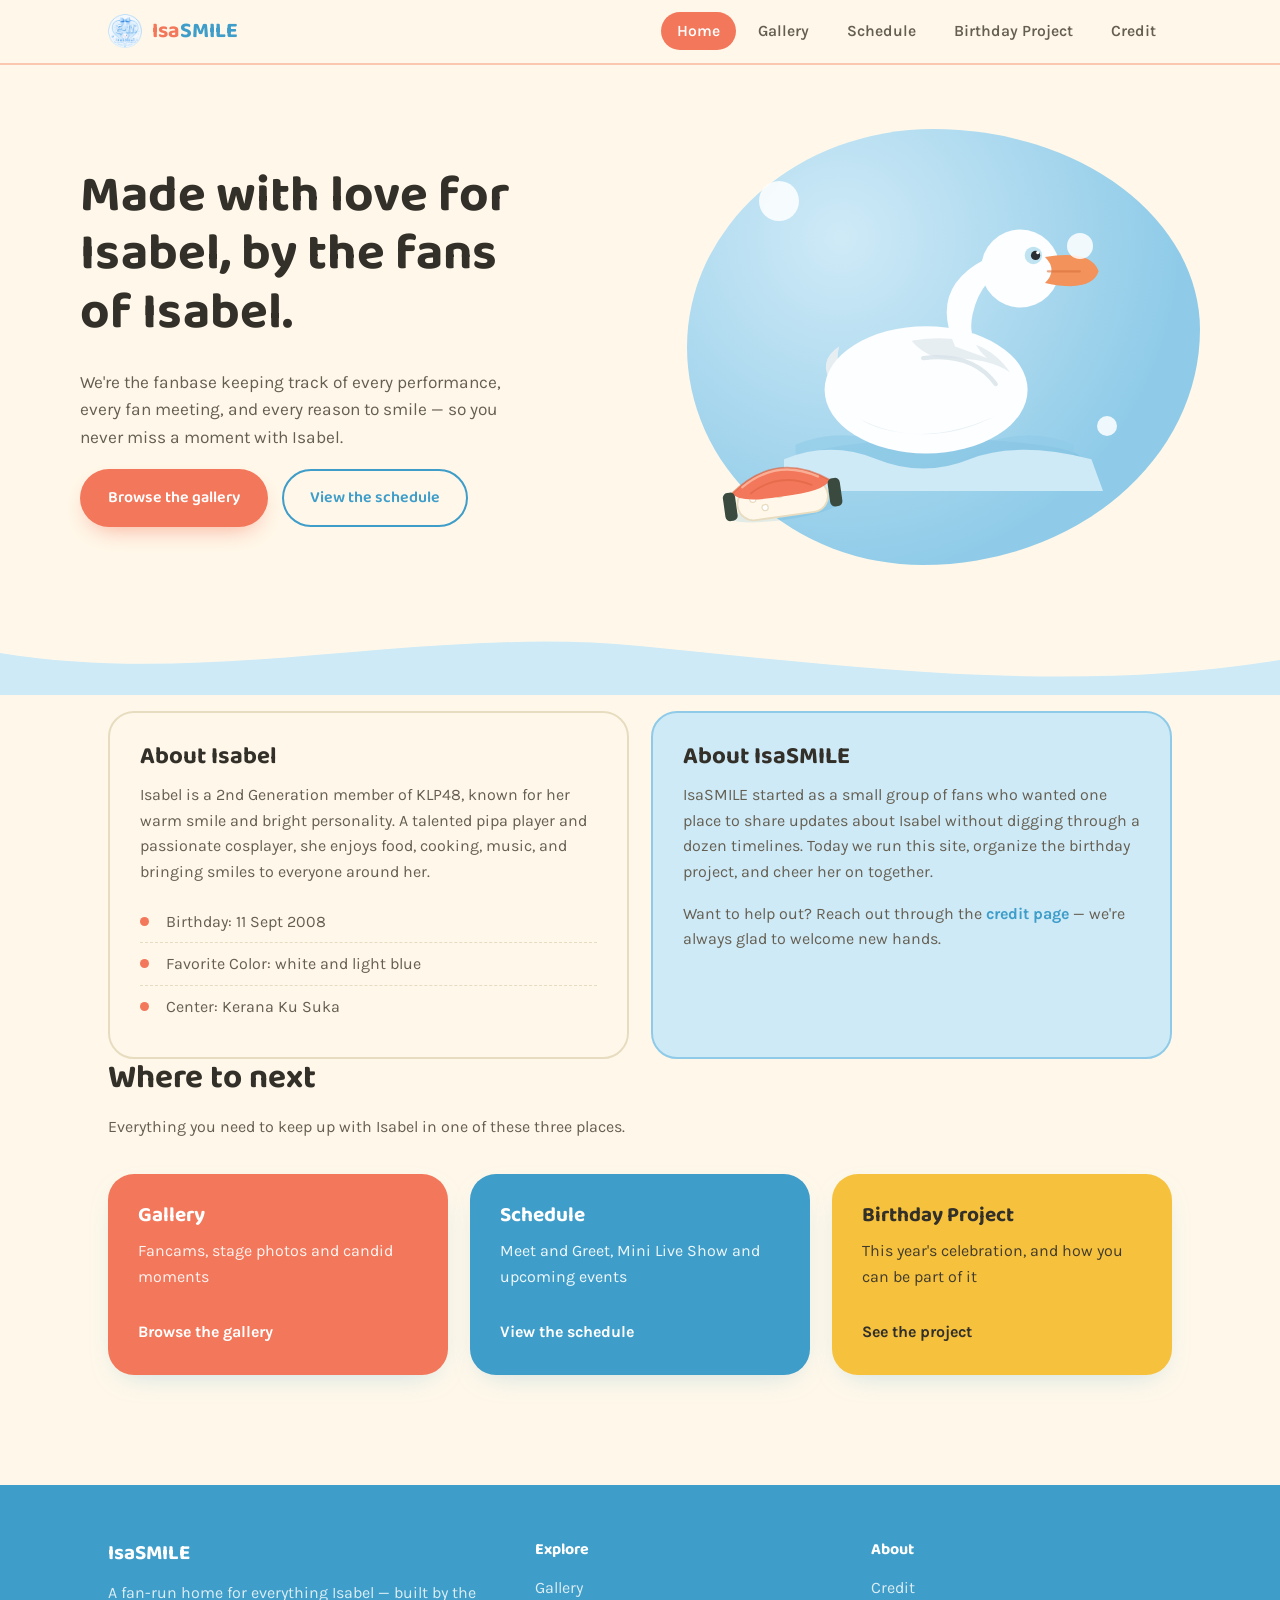
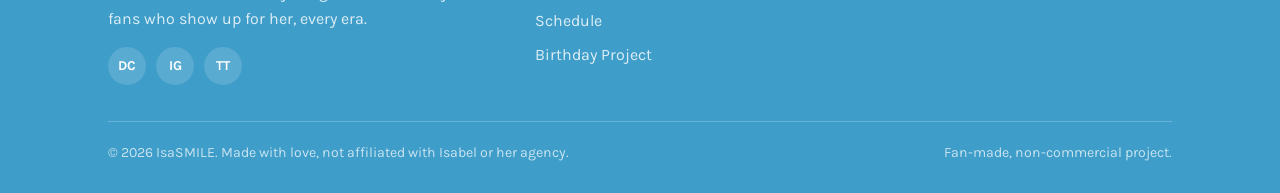
<file: index.html>
<!DOCTYPE html>
<html lang="en">
<head>
<meta charset="UTF-8">
<meta name="viewport" content="width=device-width, initial-scale=1.0">
<title>IsaSMILE — Isabel Fanbase</title>
<meta name="description" content="IsaSMILE is the fan-run home for everything Isabel — gallery, schedule, and birthday project.">
<link rel="preconnect" href="https://fonts.googleapis.com">
<link rel="preconnect" href="https://fonts.gstatic.com" crossorigin>
<link href="https://fonts.googleapis.com/css2?family=Baloo+2:wght@500;600;700;800&family=Karla:wght@400;500;600;700&display=swap" rel="stylesheet">
<link rel="stylesheet" href="assets/style.css">
</head>
<body>

<nav class="navbar">
  <div class="nav-container">
    <a href="index.html" class="nav-logo">
      <img src="assets/isasmilelogo_transparent.png" alt="IsaSMILE Logo">
      <span><span class="logo-isa">Isa</span><span class="logo-smile">SMILE</span></span>
    </a>
    <button class="nav-toggle" id="navToggle" aria-label="Toggle menu">
      <span></span><span></span><span></span>
    </button>
    <ul class="nav-links" id="navLinks">
      <li><a href="index.html" class="active">Home</a></li>
      <li><a href="gallery.html">Gallery</a></li>
      <li><a href="schedule.html">Schedule</a></li>
      <li><a href="birthday.html">Birthday Project</a></li>
      <li><a href="credit.html">Credit</a></li>
    </ul>
  </div>
</nav>

<section class="hero container">
  <div class="hero-text hero-eyebrow-free">
    <h1>Made with love for Isabel, by the fans of Isabel.</h1>
    <p>We're the fanbase keeping track of every performance, every fan meeting, and every reason to smile — so you never miss a moment with Isabel.</p>
    <div class="hero-actions">
      <a href="gallery.html" class="btn btn-primary">Browse the gallery</a>
      <a href="schedule.html" class="btn btn-secondary">View the schedule</a>
    </div>
  </div>
  <div class="hero-scene">
    <span class="hero-cloud" style="width:40px;height:40px;top:12%;left:14%;"></span>
    <span class="hero-cloud" style="width:26px;height:26px;top:24%;left:74%;"></span>
    <span class="hero-cloud" style="width:20px;height:20px;top:66%;left:80%;"></span>
    <img src="assets/goose.svg" alt="A white Roman goose floating on the water, IsaSMILE's mascot" class="hero-duck">
    <img src="assets/sushi.svg" alt="A piece of salmon nigiri sushi" class="hero-sushi">
  </div>
</section>

<div class="wave-divider">
  <svg viewBox="0 0 1440 100" preserveAspectRatio="none" xmlns="http://www.w3.org/2000/svg">
    <path d="M0,40 C240,90 480,0 720,30 C960,60 1200,100 1440,50 L1440,100 L0,100 Z"></path>
  </svg>
</div>

<section class="container" style="padding-top:16px;">
  <div class="bento-grid bento-2">
    <div class="bento-card">
      <h2>About Isabel</h2>
      <p>Isabel is a 2nd Generation member of KLP48, known for her warm smile and bright personality. A talented pipa player and passionate cosplayer, she enjoys food, cooking, music, and bringing smiles to everyone around her.
</p>
      <ul class="fact-list">
        <li>Birthday: 11 Sept 2008</li>
        <li>Favorite Color: white and light blue</li>
        <li>Center: Kerana Ku Suka</li>
      </ul>
    </div>
    <div class="bento-card on-sky">
      <h2>About IsaSMILE</h2>
      <p>IsaSMILE started as a small group of fans who wanted one place to share updates about Isabel without digging through a dozen timelines. Today we run this site, organize the birthday project, and cheer her on together.</p>
      <p>Want to help out? Reach out through the <a href="credit.html" style="color:var(--sky-deep); font-weight:700;">credit page</a> — we're always glad to welcome new hands.</p>
    </div>
  </div>
</section>

<section class="container">
  <div class="section-head">
    <h2>Where to next</h2>
    <p>Everything you need to keep up with Isabel in one of these three places.</p>
  </div>
  <div class="bento-grid bento-3">
    <a href="gallery.html" class="explore-card c-salmon">
      <h3>Gallery</h3>
      <p>Fancams, stage photos and candid moments</p>
      <span class="card-link">Browse the gallery</span>
    </a>
    <a href="schedule.html" class="explore-card c-sky">
      <h3>Schedule</h3>
      <p>Meet and Greet, Mini Live Show and upcoming events</p>
      <span class="card-link">View the schedule</span>
    </a>
    <a href="birthday.html" class="explore-card c-duck">
      <h3>Birthday Project</h3>
      <p>This year's celebration, and how you can be part of it</p>
      <span class="card-link">See the project</span>
    </a>
  </div>
</section>

<footer class="site-footer">
  <div class="container">
    <div class="footer-grid">
      <div>
        <div class="footer-brand">IsaSMILE</div>
        <p>A fan-run home for everything Isabel — built by the fans who show up for her, every era.</p>
        <div class="footer-social">
          <a href="https://discord.gg/p3qsa4rFu6" aria-label="Discord">DC</a>
          <a href="https://www.instagram.com/isasmile0911/" aria-label="Instagram">IG</a>
          <a href="https://www.tiktok.com/@isasmile0911?_r=1&_t=ZS-99YtHi2XewD" aria-label="TikTok">TT</a>
        </div>
      </div>
      <div>
        <div class="footer-heading">Explore</div>
        <ul class="footer-links">
          <li><a href="gallery.html">Gallery</a></li>
          <li><a href="schedule.html">Schedule</a></li>
          <li><a href="birthday.html">Birthday Project</a></li>
        </ul>
      </div>
      <div>
        <div class="footer-heading">About</div>
        <ul class="footer-links">
          <li><a href="credit.html">Credit</a></li>
        </ul>
      </div>
    </div>
    <div class="footer-bottom">
      <span>&copy; <span class="js-year"></span> IsaSMILE. Made with love, not affiliated with Isabel or her agency.</span>
      <span>Fan-made, non-commercial project.</span>
    </div>
  </div>
</footer>

<script src="assets/script.js"></script>
</body>
</html>
</file>
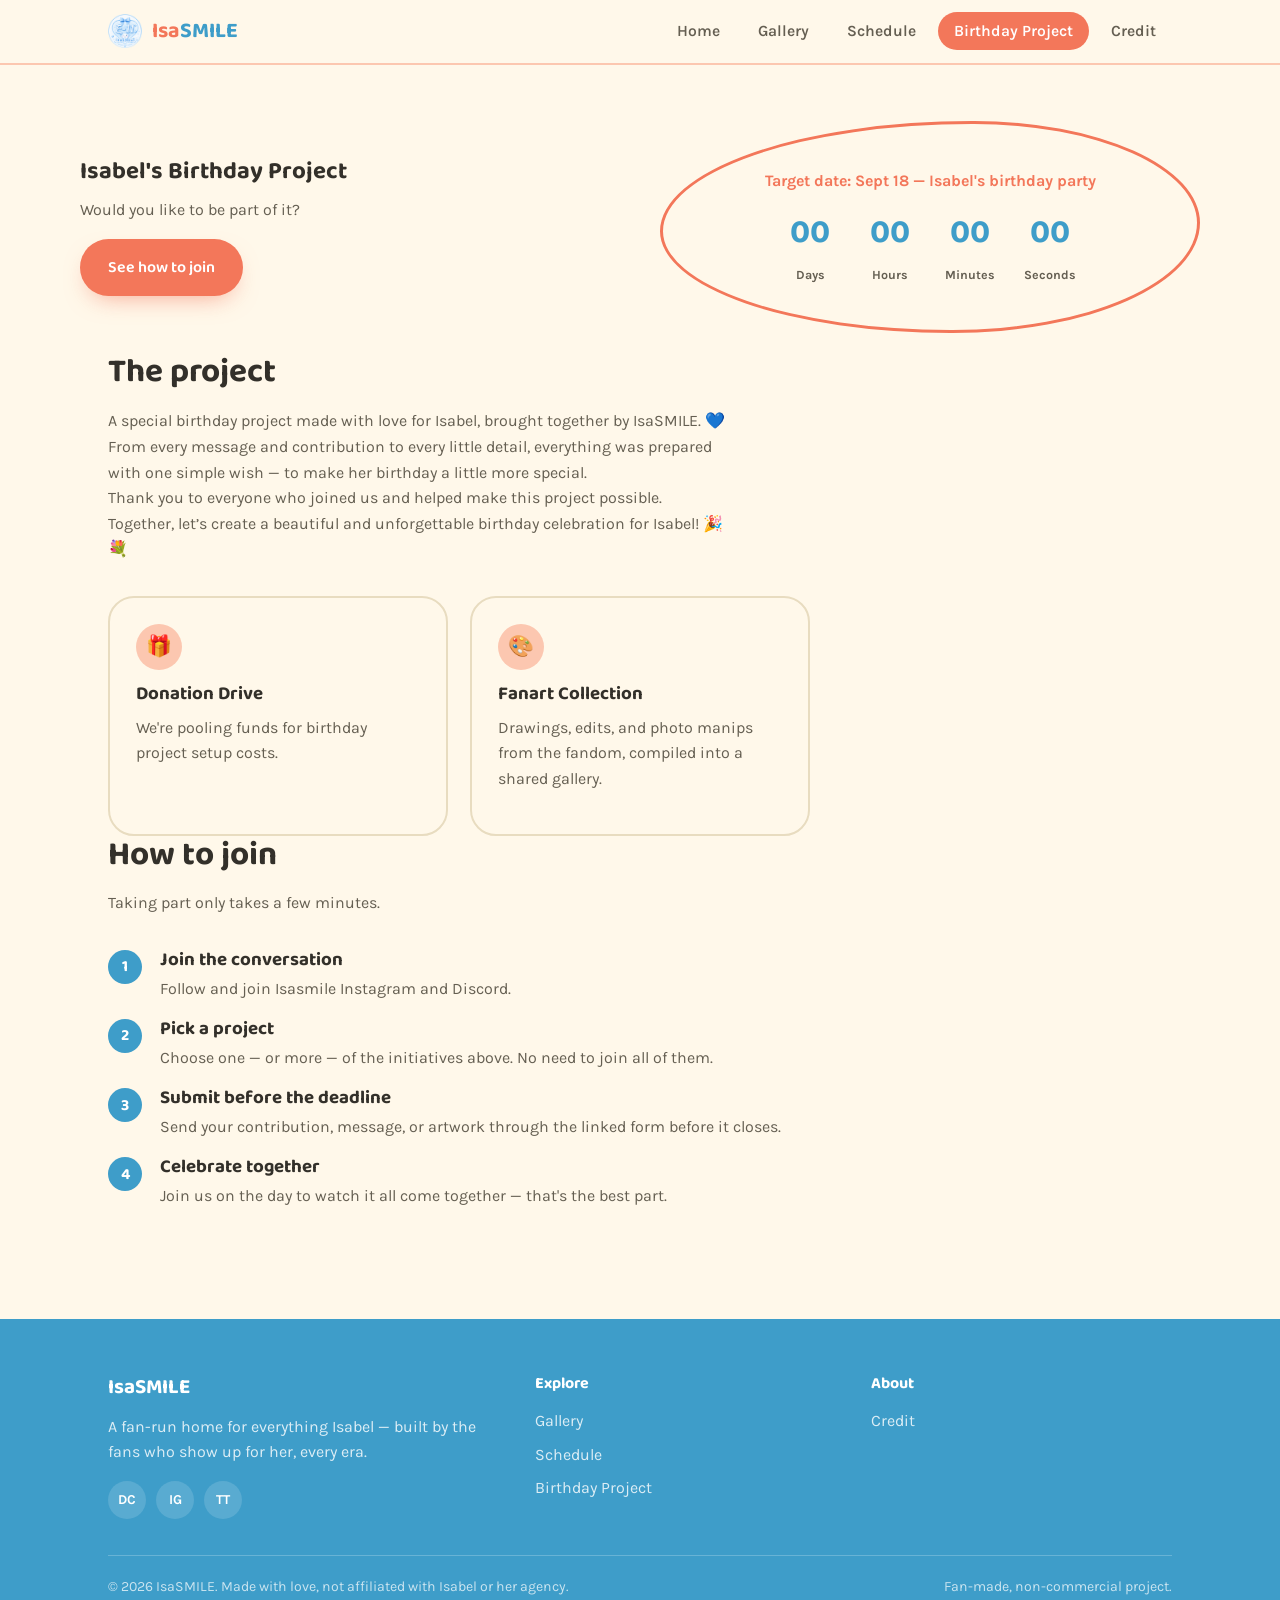
<file: birthday.html>
<!DOCTYPE html>
<html lang="en">
<head>
<meta charset="UTF-8">
<meta name="viewport" content="width=device-width, initial-scale=1.0">
<title>Birthday Project — IsaSMILE</title>
<link rel="preconnect" href="https://fonts.googleapis.com">
<link rel="preconnect" href="https://fonts.gstatic.com" crossorigin>
<link href="https://fonts.googleapis.com/css2?family=Baloo+2:wght@500;600;700;800&family=Karla:wght@400;500;600;700&display=swap" rel="stylesheet">
<link rel="stylesheet" href="assets/style.css">
</head>
<body>

<nav class="navbar">
  <div class="nav-container">
    <a href="index.html" class="nav-logo">
      <img src="assets/isasmilelogo_transparent.png" alt="">
      <span><span class="logo-isa">Isa</span><span class="logo-smile">SMILE</span></span>
    </a>
    <button class="nav-toggle" id="navToggle" aria-label="Toggle menu">
      <span></span><span></span><span></span>
    </button>
    <ul class="nav-links" id="navLinks">
      <li><a href="index.html">Home</a></li>
      <li><a href="gallery.html">Gallery</a></li>
      <li><a href="schedule.html">Schedule</a></li>
      <li><a href="birthday.html" class="active">Birthday Project</a></li>
      <li><a href="credit.html">Credit</a></li>
    </ul>
  </div>
</nav>

<section class="bday-hero container">
  <div>
    <h1>Isabel's Birthday Project</h1>
    <p>Would you like to be part of it?</p>
    <a href="#initiatives" class="btn btn-primary">See how to join</a>
  </div>
  <div class="countdown-frame">
    <div class="countdown-target">Target date: Sept 18 — Isabel's birthday party</div>
    <div class="countdown-grid" id="countdown">
      <div class="countdown-unit"><span class="num" id="cd-days">00</span><span class="label">Days</span></div>
      <div class="countdown-unit"><span class="num" id="cd-hours">00</span><span class="label">Hours</span></div>
      <div class="countdown-unit"><span class="num" id="cd-mins">00</span><span class="label">Minutes</span></div>
      <div class="countdown-unit"><span class="num" id="cd-secs">00</span><span class="label">Seconds</span></div>
    </div>
  </div>
</section>

<section class="container" id="initiatives">
  <div class="section-head">
    <h2>The project</h2>
    <p>A special birthday project made with love for Isabel, brought together by IsaSMILE. 💙<br>

From every message and contribution to every little detail, everything was prepared with one simple wish — to make her birthday a little more special. <br>Thank you to everyone who joined us and helped make this project possible. Together, let’s create a beautiful and unforgettable birthday celebration for Isabel! 🎉💐</p>
  </div>
  <div class="bento-grid bento-3">
    <div class="initiative-card">
      <div class="initiative-icon i-salmon">🎁</div>
      <h3>Donation Drive</h3>
      <p>We're pooling funds for birthday project setup costs.</p>
    </div>
    <div class="initiative-card">
      <div class="initiative-icon i-salmon">🎨</div>
      <h3>Fanart Collection</h3>
      <p>Drawings, edits, and photo manips from the fandom, compiled into a shared gallery.</p>
    </div>
  </div>
</section>

<section class="container">
  <div class="section-head">
    <h2>How to join</h2>
    <p>Taking part only takes a few minutes.</p>
  </div>
  <div class="steps">
    <div class="step-item">
      <span class="step-num"></span>
      <div>
        <h3 style="margin-bottom:4px;">Join the conversation</h3>
        <p style="margin:0;">Follow and join Isasmile Instagram and Discord.</p>
      </div>
    </div>
    <div class="step-item">
      <span class="step-num"></span>
      <div>
        <h3 style="margin-bottom:4px;">Pick a project</h3>
        <p style="margin:0;">Choose one — or more — of the initiatives above. No need to join all of them.</p>
      </div>
    </div>
    <div class="step-item">
      <span class="step-num"></span>
      <div>
        <h3 style="margin-bottom:4px;">Submit before the deadline</h3>
        <p style="margin:0;">Send your contribution, message, or artwork through the linked form before it closes.</p>
      </div>
    </div>
    <div class="step-item">
      <span class="step-num"></span>
      <div>
        <h3 style="margin-bottom:4px;">Celebrate together</h3>
        <p style="margin:0;">Join us on the day to watch it all come together — that's the best part.</p>
      </div>
    </div>
  </div>
</section>



<footer class="site-footer">
  <div class="container">
    <div class="footer-grid">
      <div>
        <div class="footer-brand">IsaSMILE</div>
        <p>A fan-run home for everything Isabel — built by the fans who show up for her, every era.</p>
        <div class="footer-social">
          <a href="https://discord.gg/p3qsa4rFu6" aria-label="Discord">DC</a>
          <a href="https://www.instagram.com/isasmile0911/" aria-label="Instagram">IG</a>
          <a href="https://www.tiktok.com/@isasmile0911?_r=1&_t=ZS-99YtHi2XewD" aria-label="TikTok">TT</a>
        </div>
      </div>
      <div>
        <div class="footer-heading">Explore</div>
        <ul class="footer-links">
          <li><a href="gallery.html">Gallery</a></li>
          <li><a href="schedule.html">Schedule</a></li>
          <li><a href="birthday.html">Birthday Project</a></li>
        </ul>
      </div>
      <div>
        <div class="footer-heading">About</div>
        <ul class="footer-links">
          <li><a href="credit.html">Credit</a></li>
        </ul>
      </div>
    </div>
    <div class="footer-bottom">
      <span>&copy; <span class="js-year"></span> IsaSMILE. Made with love, not affiliated with Isabel or her agency.</span>
      <span>Fan-made, non-commercial project.</span>
    </div>
  </div>
</footer>

<script src="assets/script.js"></script>
</body>
</html>
</file>
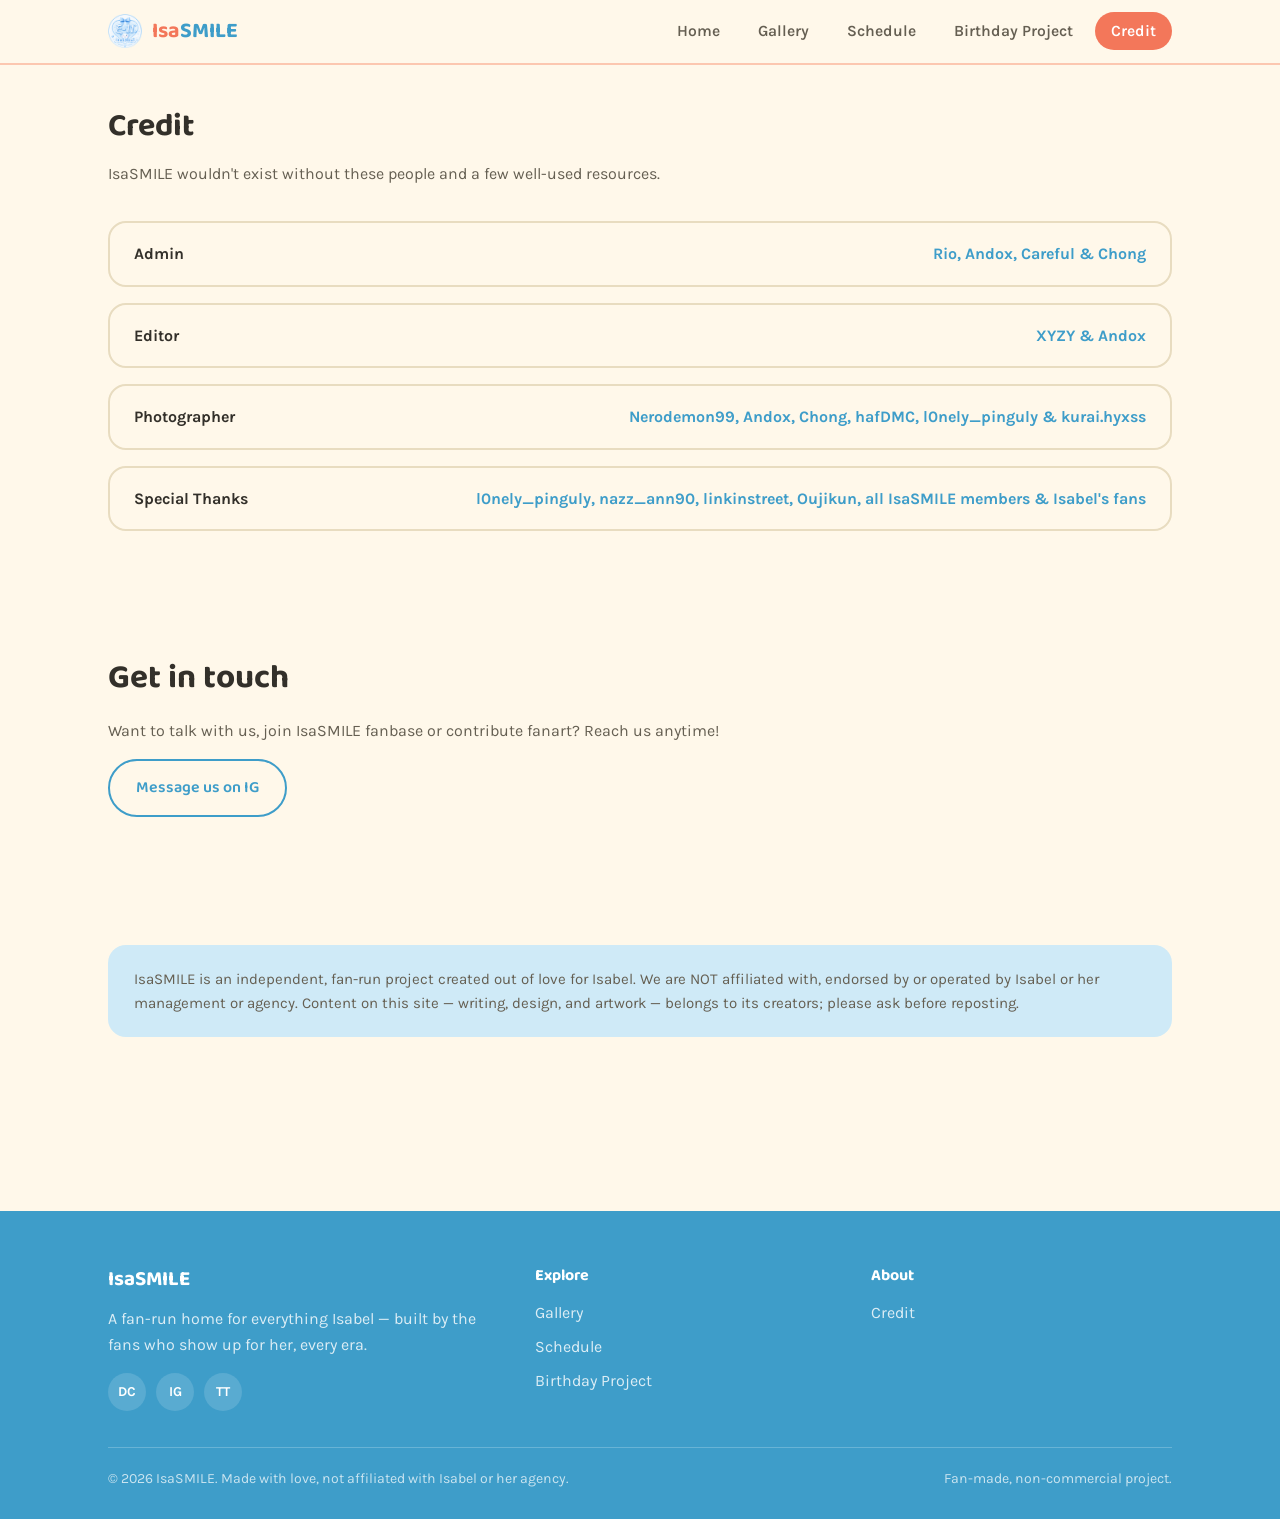
<file: credit.html>
<!DOCTYPE html>
<html lang="en">
<head>
<meta charset="UTF-8">
<meta name="viewport" content="width=device-width, initial-scale=1.0">
<title>Credit — IsaSMILE</title>
<link rel="preconnect" href="https://fonts.googleapis.com">
<link rel="preconnect" href="https://fonts.gstatic.com" crossorigin>
<link href="https://fonts.googleapis.com/css2?family=Baloo+2:wght@500;600;700;800&family=Karla:wght@400;500;600;700&display=swap" rel="stylesheet">
<link rel="stylesheet" href="assets/style.css">
</head>
<body>

<nav class="navbar">
  <div class="nav-container">
    <a href="index.html" class="nav-logo">
      <img src="assets/isasmilelogo_transparent.png" alt="">
      <span><span class="logo-isa">Isa</span><span class="logo-smile">SMILE</span></span>
    </a>
    <button class="nav-toggle" id="navToggle" aria-label="Toggle menu">
      <span></span><span></span><span></span>
    </button>
    <ul class="nav-links" id="navLinks">
      <li><a href="index.html">Home</a></li>
      <li><a href="gallery.html">Gallery</a></li>
      <li><a href="schedule.html">Schedule</a></li>
      <li><a href="birthday.html">Birthday Project</a></li>
      <li><a href="credit.html" class="active">Credit</a></li>
    </ul>
  </div>
</nav>

<div class="container page-content">
  <div class="section-head">
    <h1>Credit</h1>
    <p>IsaSMILE wouldn't exist without these people and a few well-used resources.</p>
  </div>

  <section style="padding-top:0;">

    <div class="credit-list">
      <div class="credit-row"><span class="credit-role">Admin</span><span class="credit-name">Rio, Andox, Careful & Chong</span></div>
      <div class="credit-row"><span class="credit-role">Editor</span><span class="credit-name">XYZY & Andox</span></div>
      <div class="credit-row"><span class="credit-role">Photographer</span><span class="credit-name">Nerodemon99, Andox, Chong, hafDMC, l0nely_pinguly & kurai.hyxss</span></div>
      <div class="credit-row"><span class="credit-role">Special Thanks</span><span class="credit-name">l0nely_pinguly, nazz_ann90, linkinstreet, Oujikun, all IsaSMILE members & Isabel's fans</span></div>
    </div>
  </section>


  <section>
    <div class="section-head" style="margin-bottom:20px;"><h2>Get in touch</h2></div>
    <p>Want to talk with us, join IsaSMILE fanbase or contribute fanart? Reach us anytime!</p>
    <div class="hero-actions" style="margin-top:6px;">
      <a href="https://www.instagram.com/isasmile0911/" class="btn btn-secondary">Message us on IG</a>
    </div>
  </section>

  <section>
    <div class="disclaimer">
      IsaSMILE is an independent, fan-run project created out of love for Isabel. We are NOT affiliated with, endorsed by or operated by Isabel or her management or agency. Content on this site — writing, design, and artwork — belongs to its creators; please ask before reposting.
    </div>
  </section>
</div>

<footer class="site-footer">
  <div class="container">
    <div class="footer-grid">
      <div>
        <div class="footer-brand">IsaSMILE</div>
        <p>A fan-run home for everything Isabel — built by the fans who show up for her, every era.</p>
        <div class="footer-social">
          <a href="https://discord.gg/p3qsa4rFu6" aria-label="Discord">DC</a>
          <a href="https://www.instagram.com/isasmile0911/" aria-label="Instagram">IG</a>
          <a href="https://www.tiktok.com/@isasmile0911?_r=1&_t=ZS-99YtHi2XewD" aria-label="TikTok">TT</a>
        </div>
      </div>
      <div>
        <div class="footer-heading">Explore</div>
        <ul class="footer-links">
          <li><a href="gallery.html">Gallery</a></li>
          <li><a href="schedule.html">Schedule</a></li>
          <li><a href="birthday.html">Birthday Project</a></li>
        </ul>
      </div>
      <div>
        <div class="footer-heading">About</div>
        <ul class="footer-links">
          <li><a href="credit.html">Credit</a></li>
        </ul>
      </div>
    </div>
    <div class="footer-bottom">
      <span>&copy; <span class="js-year"></span> IsaSMILE. Made with love, not affiliated with Isabel or her agency.</span>
      <span>Fan-made, non-commercial project.</span>
    </div>
  </div>
</footer>

<script src="assets/script.js"></script>
</body>
</html>
</file>
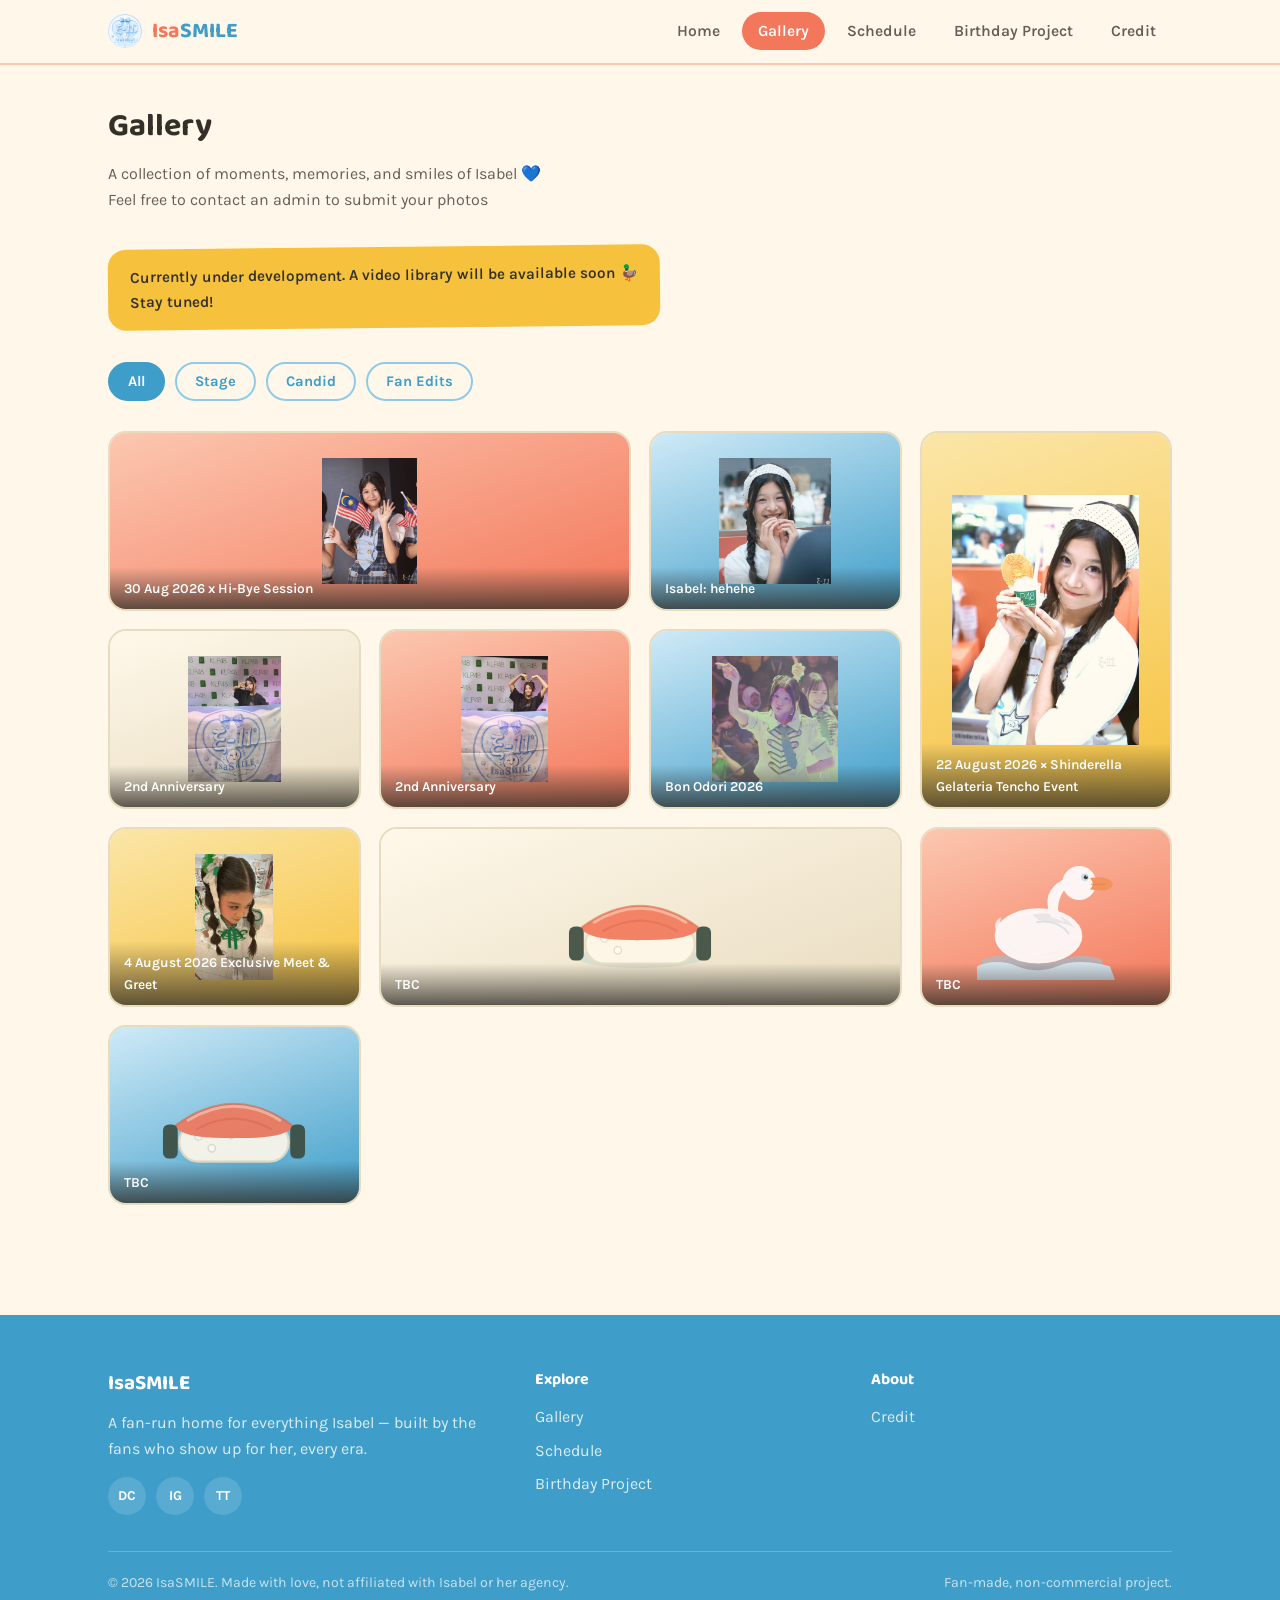
<file: gallery.html>
<!DOCTYPE html>
<html lang="en">
<head>
<meta charset="UTF-8">
<meta name="viewport" content="width=device-width, initial-scale=1.0">
<title>Gallery — IsaSMILE</title>
<link rel="preconnect" href="https://fonts.googleapis.com">
<link rel="preconnect" href="https://fonts.gstatic.com" crossorigin>
<link href="https://fonts.googleapis.com/css2?family=Baloo+2:wght@500;600;700;800&family=Karla:wght@400;500;600;700&display=swap" rel="stylesheet">
<link rel="stylesheet" href="assets/style.css">
</head>
<body>

<nav class="navbar">
  <div class="nav-container">
    <a href="index.html" class="nav-logo">
      <img src="assets/isasmilelogo_transparent.png" alt="">
      <span><span class="logo-isa">Isa</span><span class="logo-smile">SMILE</span></span>
    </a>
    <button class="nav-toggle" id="navToggle" aria-label="Toggle menu">
      <span></span><span></span><span></span>
    </button>
    <ul class="nav-links" id="navLinks">
      <li><a href="index.html">Home</a></li>
      <li><a href="gallery.html" class="active">Gallery</a></li>
      <li><a href="schedule.html">Schedule</a></li>
      <li><a href="birthday.html">Birthday Project</a></li>
      <li><a href="credit.html">Credit</a></li>
    </ul>
  </div>
</nav>

<div class="container page-content">
  <div class="section-head">
    <h1>Gallery</h1>
    <p>A collection of moments, memories, and smiles of Isabel 💙<br>Feel free to contact an admin to submit your photos</p>
  </div>

  <div class="callout">Currently under development. A video library will be available soon 🦆 <br>Stay tuned!</div>

  <div class="filter-row">
    <button class="filter-pill active" data-filter="all">All</button>
    <button class="filter-pill" data-filter="stage">Stage</button>
    <button class="filter-pill" data-filter="candid">Candid</button>
    <button class="filter-pill" data-filter="edits">Fan Edits</button>
  </div>

  <div class="gallery-grid">
    <div class="gallery-item wide" data-category="stage">
      <div class="placeholder-art tone-salmon"><img src="assets/30Aug.png" alt=""></div>
      <div class="gallery-caption">30 Aug 2026 x Hi-Bye Session </div>
    </div>
    <div class="gallery-item" data-category="candid">
      <div class="placeholder-art tone-sky"><img src="assets/22Aug.png" alt=""></div>
      <div class="gallery-caption">Isabel: hehehe</div>
    </div>
    <div class="gallery-item tall" data-category="stage">
      <div class="placeholder-art tone-duck"><img src="assets/22Aug2.png" alt=""></div>
      <div class="gallery-caption">22 August 2026 × Shinderella Gelateria Tencho Event</div>
    </div>
    <div class="gallery-item" data-category="edits">
      <div class="placeholder-art tone-rice"><img src="assets/2ndanni.png" alt=""></div>
      <div class="gallery-caption">2nd Anniversary</div>
    </div>
    <div class="gallery-item" data-category="candid">
      <div class="placeholder-art tone-salmon"><img src="assets/2ndanni2.png" alt=""></div>
      <div class="gallery-caption">2nd Anniversary</div>
    </div>
    <div class="gallery-item" data-category="stage">
      <div class="placeholder-art tone-sky"><img src="assets/bonodori.png" alt=""></div>
      <div class="gallery-caption">Bon Odori 2026</div>
    </div>
    <div class="gallery-item" data-category="edits">
      <div class="placeholder-art tone-duck"><img src="assets/4Aug exM&G.png" alt=""></div>
      <div class="gallery-caption">4 August 2026 Exclusive Meet & Greet</div>
    </div>
<div class="gallery-item wide" data-category="candid">
      <div class="placeholder-art tone-rice"><img src="assets/sushi.svg" alt=""></div>
      <div class="gallery-caption">TBC</div>
    </div>
    <div class="gallery-item" data-category="stage">
      <div class="placeholder-art tone-salmon"><img src="assets/goose.svg" alt=""></div>
      <div class="gallery-caption">TBC</div>
    </div>
    <div class="gallery-item" data-category="edits">
      <div class="placeholder-art tone-sky"><img src="assets/sushi.svg" alt=""></div>
      <div class="gallery-caption">TBC</div>
    </div>
  </div>
</div>


<div class="lightbox" id="lightbox">
  <div class="lightbox-inner">
    <div class="lightbox-art">
      <button class="lightbox-close" aria-label="Close">&times;</button>
    </div>
    <div class="lightbox-body">
      <p class="lightbox-caption" style="margin:0; font-weight:700; color:var(--ink);"></p>
    </div>
  </div>
</div>

<footer class="site-footer">
  <div class="container">
    <div class="footer-grid">
      <div>
        <div class="footer-brand">IsaSMILE</div>
        <p>A fan-run home for everything Isabel — built by the fans who show up for her, every era.</p>
        <div class="footer-social">
          <a href="https://discord.gg/p3qsa4rFu6" aria-label="Discord">DC</a>
          <a href="https://www.instagram.com/isasmile0911/" aria-label="Instagram">IG</a>
          <a href="https://www.tiktok.com/@isasmile0911?_r=1&_t=ZS-99YtHi2XewD" aria-label="TikTok">TT</a>
        </div>
      </div>
      <div>
        <div class="footer-heading">Explore</div>
        <ul class="footer-links">
          <li><a href="gallery.html">Gallery</a></li>
          <li><a href="schedule.html">Schedule</a></li>
          <li><a href="birthday.html">Birthday Project</a></li>
        </ul>
      </div>
      <div>
        <div class="footer-heading">About</div>
        <ul class="footer-links">
          <li><a href="credit.html">Credit</a></li>
        </ul>
      </div>
    </div>
    <div class="footer-bottom">
      <span>&copy; <span class="js-year"></span> IsaSMILE. Made with love, not affiliated with Isabel or her agency.</span>
      <span>Fan-made, non-commercial project.</span>
    </div>
  </div>
</footer>

<script src="assets/script.js"></script>
</body>
</html>
</file>
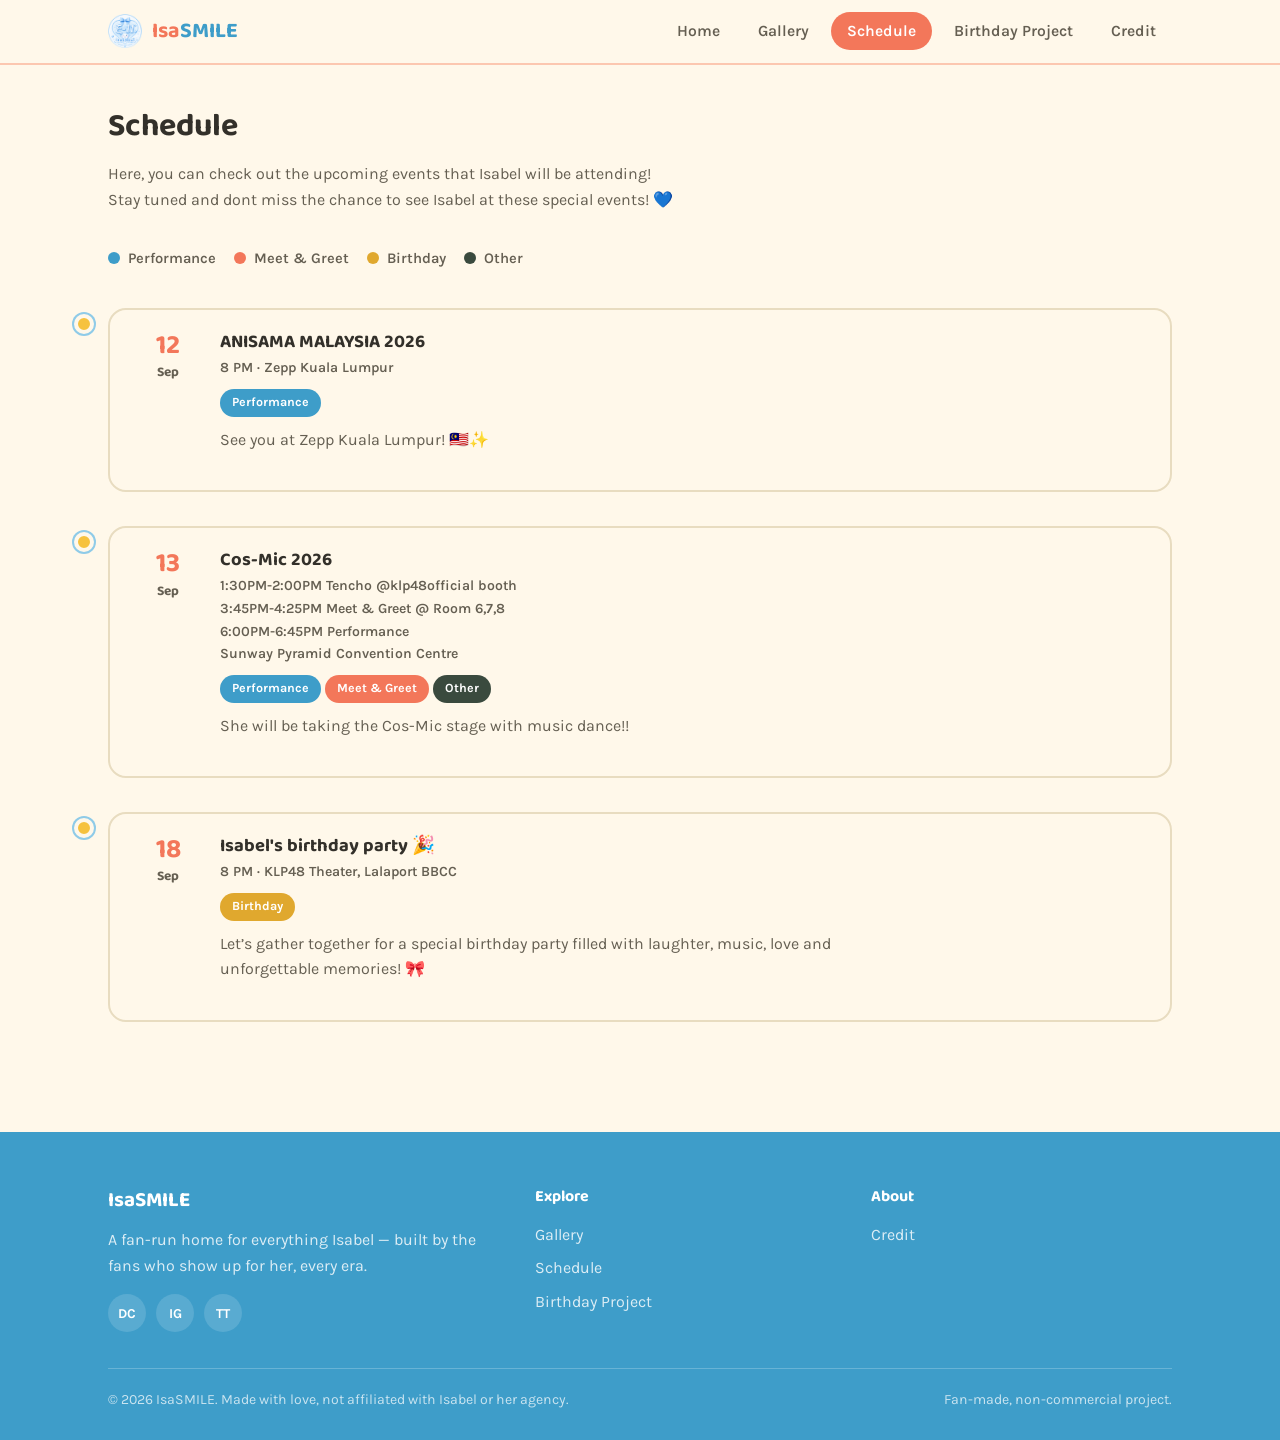
<file: schedule.html>
<!DOCTYPE html>
<html lang="en">
<head>
<meta charset="UTF-8">
<meta name="viewport" content="width=device-width, initial-scale=1.0">
<title>Schedule — IsaSMILE</title>
<link rel="preconnect" href="https://fonts.googleapis.com">
<link rel="preconnect" href="https://fonts.gstatic.com" crossorigin>
<link href="https://fonts.googleapis.com/css2?family=Baloo+2:wght@500;600;700;800&family=Karla:wght@400;500;600;700&display=swap" rel="stylesheet">
<link rel="stylesheet" href="assets/style.css">
</head>
<body>

<nav class="navbar">
  <div class="nav-container">
    <a href="index.html" class="nav-logo">
      <img src="assets/isasmilelogo_transparent.png" alt="">
      <span><span class="logo-isa">Isa</span><span class="logo-smile">SMILE</span></span>
    </a>
    <button class="nav-toggle" id="navToggle" aria-label="Toggle menu">
      <span></span><span></span><span></span>
    </button>
    <ul class="nav-links" id="navLinks">
      <li><a href="index.html">Home</a></li>
      <li><a href="gallery.html">Gallery</a></li>
      <li><a href="schedule.html" class="active">Schedule</a></li>
      <li><a href="birthday.html">Birthday Project</a></li>
      <li><a href="credit.html">Credit</a></li>
    </ul>
  </div>
</nav>

<div class="container page-content">
  <div class="section-head">
    <h1>Schedule</h1>
    <p>Here, you can check out the upcoming events that Isabel will be attending!<br>Stay tuned and dont miss the chance to see Isabel at these special events! 💙
</p>
  </div>

  <div class="legend">
    <span class="legend-item"><span class="legend-dot" style="background:var(--sky-deep);"></span> Performance</span>
    <span class="legend-item"><span class="legend-dot" style="background:var(--salmon);"></span> Meet & Greet</span>
    <span class="legend-item"><span class="legend-dot" style="background:var(--duck-yellow-deep);"></span> Birthday</span>
    <span class="legend-item"><span class="legend-dot" style="background:var(--nori);"></span> Other</span>
  </div>



    <div class="timeline-item">
      <span class="timeline-dot"></span>
      <div class="event-card">
        <div class="event-date"><span class="day">12</span><span class="month">Sep</span></div>
        <div>
          <h3 class="event-title">ANISAMA MALAYSIA 2026</h3>
          <div class="event-meta">8 PM · Zepp Kuala Lumpur</div>
          <span class="tag tag-live">Performance</span>
          <p style="margin-top:10px;">See you at Zepp Kuala Lumpur! 🇲🇾✨</p>
        </div>
      </div>
    </div>

    <div class="timeline-item">
      <span class="timeline-dot"></span>
      <div class="event-card">
        <div class="event-date"><span class="day">13</span><span class="month">Sep</span></div>
        <div>
          <h3 class="event-title">Cos-Mic 2026</h3>
          <div class="event-meta">1:30PM-2:00PM Tencho @klp48official booth<br>3:45PM-4:25PM Meet & Greet @ Room 6,7,8<br>6:00PM-6:45PM Performance<br>Sunway Pyramid Convention Centre</div>
          <span class="tag tag-live">Performance</span> <span class="tag tag-fan">Meet & Greet</span> <span class="tag tag-comeback">Other</span>
          <p style="margin-top:10px;">She will be taking the Cos-Mic stage with music dance!!</p>
        </div>
      </div>
    </div>

    <div class="timeline-item">
      <span class="timeline-dot"></span>
      <div class="event-card">
        <div class="event-date"><span class="day">18</span><span class="month">Sep</span></div>
        <div>
          <h3 class="event-title">Isabel's birthday party 🎉</h3>
          <div class="event-meta">8 PM · KLP48 Theater, Lalaport BBCC</div>
          <span class="tag tag-birthday">Birthday</span>
          <p style="margin-top:10px;">Let’s gather together for a special birthday party filled with laughter, music, love and unforgettable memories! 🎀</p>
        </div>
      </div>
    </div>
  </div>

<footer class="site-footer">
  <div class="container">
    <div class="footer-grid">
      <div>
        <div class="footer-brand">IsaSMILE</div>
        <p>A fan-run home for everything Isabel — built by the fans who show up for her, every era.</p>
        <div class="footer-social">
          <a href="https://discord.gg/p3qsa4rFu6" aria-label="Discord">DC</a>
          <a href="https://www.instagram.com/isasmile0911/" aria-label="Instagram">IG</a>
          <a href="https://www.tiktok.com/@isasmile0911?_r=1&_t=ZS-99YtHi2XewD" aria-label="TikTok">TT</a>
        </div>
      </div>
      <div>
        <div class="footer-heading">Explore</div>
        <ul class="footer-links">
          <li><a href="gallery.html">Gallery</a></li>
          <li><a href="schedule.html">Schedule</a></li>
          <li><a href="birthday.html">Birthday Project</a></li>
        </ul>
      </div>
      <div>
        <div class="footer-heading">About</div>
        <ul class="footer-links">
          <li><a href="credit.html">Credit</a></li>
        </ul>
      </div>
    </div>
    <div class="footer-bottom">
      <span>&copy; <span class="js-year"></span> IsaSMILE. Made with love, not affiliated with Isabel or her agency.</span>
      <span>Fan-made, non-commercial project.</span>
    </div>
  </div>
</footer>

<script src="assets/script.js"></script>
</body>
</html>
</file>
<file: assets/style.css>
/* =========================================================
   IsaSMILE — shared stylesheet
   Palette: sky blue, salmon, rice cream, duck yellow, nori ink
   ========================================================= */

:root{
  --sky-light:#CFEAF7;
  --sky:#8FCBE8;
  --sky-deep:#3E9DC9;
  --salmon:#F3775A;
  --salmon-light:#FCC7B0;
  --rice:#FFF8EA;
  --rice-line:#E8DCC0;
  --duck-yellow:#F6C23E;
  --duck-yellow-deep:#E0A82E;
  --nori:#3A4A3E;
  --ink:#33302A;
  --ink-soft:#655F52;
  --white:#FFFFFF;

  --font-display:'Baloo 2', system-ui, sans-serif;
  --font-body:'Karla', system-ui, sans-serif;

  --container:1120px;
  --radius-lg:26px;
  --radius-md:18px;
  --radius-sm:12px;
  --shadow-soft:0 10px 30px -14px rgba(62,157,201,0.35);
}

*,*::before,*::after{ box-sizing:border-box; }
html{ scroll-behavior:smooth; }
body{
  margin:0;
  font-family:var(--font-body);
  color:var(--ink);
  background:var(--rice);
  line-height:1.6;
  -webkit-font-smoothing:antialiased;
}
img{ max-width:100%; display:block; }
a{ color:inherit; text-decoration:none; }
ul{ margin:0; padding:0; list-style:none; }
h1,h2,h3,h4{
  font-family:var(--font-display);
  color:var(--ink);
  margin:0 0 .5em;
  font-weight:700;
  line-height:1.15;
}
p{ margin:0 0 1em; color:var(--ink-soft); max-width:64ch; }
button{ font-family:inherit; }

:focus-visible{
  outline:3px solid var(--sky-deep);
  outline-offset:3px;
  border-radius:6px;
}

@media (prefers-reduced-motion: reduce){
  *{ animation-duration:0.001ms !important; animation-iteration-count:1 !important; transition-duration:0.001ms !important; scroll-behavior:auto !important; }
}

.container{
  width:100%;
  max-width:var(--container);
  margin:0 auto;
  padding:0 28px;
}

.page-content{ padding-top:44px; }

/* ---------- Buttons ---------- */
.btn{
  display:inline-flex;
  align-items:center;
  gap:8px;
  padding:14px 26px;
  border-radius:999px;
  font-family:var(--font-display);
  font-weight:600;
  font-size:1rem;
  border:2px solid transparent;
  cursor:pointer;
  transition:transform .18s ease, box-shadow .18s ease, background .18s ease;
}
.btn-primary{
  background:var(--salmon);
  color:var(--white);
  box-shadow:0 10px 24px -10px rgba(243,119,90,0.65);
}
.btn-primary:hover{ transform:translateY(-2px); background:#E8613F; }
.btn-secondary{
  background:transparent;
  border-color:var(--sky-deep);
  color:var(--sky-deep);
}
.btn-secondary:hover{ background:var(--sky-light); transform:translateY(-2px); }

/* ---------- Navbar ---------- */
.navbar{
  position:sticky;
  top:0;
  z-index:50;
  background:rgba(255,248,234,0.9);
  backdrop-filter:blur(8px);
  border-bottom:2px solid var(--salmon-light);
}
.nav-container{
  max-width:var(--container);
  margin:0 auto;
  padding:14px 28px;
  display:flex;
  align-items:center;
  justify-content:space-between;
}
.nav-logo{
  display:flex;
  align-items:center;
  gap:10px;
  font-family:var(--font-display);
  font-size:1.35rem;
  font-weight:700;
}
.nav-logo img{ width:34px; height:auto; }
.nav-logo .logo-isa{ color:var(--salmon); }
.nav-logo .logo-smile{ color:var(--sky-deep); }

.nav-links{
  display:flex;
  align-items:center;
  gap:6px;
}
.nav-links a{
  padding:10px 16px;
  border-radius:999px;
  font-weight:600;
  font-size:.98rem;
  color:var(--ink-soft);
  transition:background .16s ease, color .16s ease;
}
.nav-links a:hover{ background:var(--sky-light); color:var(--ink); }
.nav-links a.active{ background:var(--salmon); color:var(--white); }

.nav-toggle{
  display:none;
  flex-direction:column;
  gap:5px;
  background:none;
  border:none;
  padding:8px;
  cursor:pointer;
}
.nav-toggle span{
  width:24px; height:3px; border-radius:3px;
  background:var(--ink);
}

@media (max-width:860px){
  .nav-toggle{ display:flex; }
  .nav-links{
    position:absolute;
    top:100%; left:0; right:0;
    background:var(--rice);
    flex-direction:column;
    align-items:stretch;
    padding:10px 20px 20px;
    border-bottom:2px solid var(--salmon-light);
    display:none;
  }
  .nav-links.open{ display:flex; }
  .nav-links a{ padding:12px 14px; }
}

/* ---------- Footer ---------- */
.site-footer{
  margin-top:110px;
  background:var(--sky-deep);
  color:var(--white);
  padding:52px 0 28px;
}
.footer-grid{
  display:grid;
  grid-template-columns:1.3fr 1fr 1fr;
  gap:36px;
  margin-bottom:36px;
}
.footer-brand{
  font-family:var(--font-display);
  font-size:1.3rem;
  font-weight:700;
  margin-bottom:10px;
}
.footer-grid p{ color:rgba(255,255,255,0.82); }
.footer-heading{
  font-family:var(--font-display);
  font-weight:700;
  margin-bottom:12px;
  font-size:1rem;
}
.footer-links li{ margin-bottom:8px; }
.footer-links a{ color:rgba(255,255,255,0.82); }
.footer-links a:hover{ color:var(--duck-yellow); }
.footer-social{ display:flex; gap:10px; flex-wrap:wrap; }
.footer-social a{
  width:38px; height:38px;
  border-radius:50%;
  background:rgba(255,255,255,0.14);
  display:flex; align-items:center; justify-content:center;
  font-size:.85rem; font-weight:700;
}
.footer-social a:hover{ background:var(--duck-yellow); color:var(--ink); }
.footer-bottom{
  border-top:1px solid rgba(255,255,255,0.22);
  padding-top:20px;
  font-size:.88rem;
  color:rgba(255,255,255,0.72);
  display:flex; flex-wrap:wrap; gap:8px 18px; justify-content:space-between;
}

@media (max-width:760px){
  .footer-grid{ grid-template-columns:1fr; }
}

/* ---------- Hero (home) ---------- */
.hero{
  padding:64px 0 40px;
  display:grid;
  grid-template-columns:1.05fr 0.95fr;
  gap:40px;
  align-items:center;
}
.hero-eyebrow-free h1{
  font-size:clamp(2.1rem, 4vw, 3.4rem);
  max-width:14ch;
}
.hero-text p{ font-size:1.08rem; max-width:46ch; }
.hero-actions{ display:flex; gap:14px; flex-wrap:wrap; margin-top:8px; }

.hero-scene{
  position:relative;
  aspect-ratio:1/0.85;
  border-radius:48% 52% 54% 46% / 50% 46% 54% 50%;
  background:radial-gradient(circle at 30% 25%, var(--sky-light), var(--sky) 70%);
  display:flex; align-items:center; justify-content:center;
  overflow:visible;
}
.hero-cloud{
  position:absolute;
  background:var(--white);
  border-radius:50%;
  opacity:.85;
}
.hero-duck{
  width:62%;
  animation:bob 4.5s ease-in-out infinite;
}
.hero-sushi{
  position:absolute;
  width:24%;
  bottom:8%;
  left:6%;
  transform:rotate(-8deg);
}
@keyframes bob{
  0%,100%{ transform:translateY(0) rotate(-1deg); }
  50%{ transform:translateY(-10px) rotate(1deg); }
}

@media (max-width:860px){
  .hero{ grid-template-columns:1fr; padding-top:36px; }
  .hero-scene{ max-width:340px; margin:0 auto; }
}

/* ---------- Wave divider ---------- */
.wave-divider{ line-height:0; margin-top:20px; }
.wave-divider svg{ width:100%; height:70px; display:block; }
.wave-divider path{ fill:var(--sky-light); }

/* ---------- Section rhythm ---------- */
section{ padding:64px 0; }
.section-head{ margin-bottom:34px; max-width:62ch; }
.section-head h2{ font-size:clamp(1.6rem, 2.6vw, 2.15rem); }

/* ---------- Bento cards ---------- */
.bento-grid{
  display:grid;
  gap:22px;
}
.bento-2{ grid-template-columns:1fr 1fr; }
.bento-3{ grid-template-columns:repeat(3,1fr); }

.bento-card{
  background:var(--rice);
  border:2px solid var(--rice-line);
  border-radius:var(--radius-lg);
  padding:30px;
}
.bento-card.on-sky{ background:var(--sky-light); border-color:var(--sky); }
.bento-card.on-salmon{ background:var(--salmon-light); border-color:#F5A98D; }

.fact-list li{
  padding:8px 0 8px 26px;
  position:relative;
  color:var(--ink-soft);
  border-bottom:1px dashed var(--rice-line);
}
.fact-list li:last-child{ border-bottom:none; }
.fact-list li::before{
  content:"";
  position:absolute; left:0; top:16px;
  width:9px; height:9px; border-radius:50%;
  background:var(--salmon);
}

.explore-card{
  display:block;
  border-radius:var(--radius-lg);
  padding:28px;
  border:2px solid transparent;
  transition:transform .18s ease, box-shadow .18s ease;
  box-shadow:var(--shadow-soft);
}
.explore-card:hover{ transform:translateY(-6px); }
.explore-card.c-salmon{ background:var(--salmon); color:var(--white); }
.explore-card.c-sky{ background:var(--sky-deep); color:var(--white); }
.explore-card.c-duck{ background:var(--duck-yellow); color:var(--ink); }
.explore-card h3{ color:inherit; font-size:1.3rem; }
.explore-card p{ color:inherit; opacity:.92; }
.explore-card .card-link{ font-weight:700; margin-top:14px; display:inline-block; }

@media (max-width:900px){
  .bento-2,.bento-3{ grid-template-columns:1fr; }
}

/* ---------- Callout / washi note ---------- */
.callout{
  background:var(--duck-yellow);
  color:var(--ink);
  border-radius:var(--radius-md);
  padding:16px 22px;
  font-size:.96rem;
  font-weight:600;
  margin-bottom:34px;
  display:inline-flex;
  gap:10px;
  align-items:flex-start;
  transform:rotate(-0.6deg);
}

/* ---------- Filter pills ---------- */
.filter-row{ display:flex; gap:10px; flex-wrap:wrap; margin-bottom:30px; }
.filter-pill{
  padding:9px 18px;
  border-radius:999px;
  border:2px solid var(--sky);
  background:transparent;
  color:var(--sky-deep);
  font-weight:700;
  font-size:.92rem;
  cursor:pointer;
  transition:background .16s ease,color .16s ease;
}
.filter-pill.active,.filter-pill:hover{ background:var(--sky-deep); border-color:var(--sky-deep); color:var(--white); }

/* ---------- Gallery ---------- */
.gallery-grid{
  display:grid;
  grid-template-columns:repeat(4, 1fr);
  grid-auto-rows:180px;
  gap:18px;
}
.gallery-item{
  border-radius:var(--radius-md);
  overflow:hidden;
  position:relative;
  cursor:pointer;
  border:2px solid var(--rice-line);
  background:var(--rice);
}
.gallery-item.tall{ grid-row:span 2; }
.gallery-item.wide{ grid-column:span 2; }

.placeholder-art{
  position:absolute; inset:0;
  display:flex; align-items:center; justify-content:center;
  padding:14px;
}
.placeholder-art img{
  max-width:85%;
  max-height:85%;
  width:auto;
  height:auto;
  object-fit:contain;
  object-position:center;
  opacity:.9;
}
.placeholder-art.tone-salmon{ background:linear-gradient(160deg, var(--salmon-light), var(--salmon)); }
.placeholder-art.tone-sky{ background:linear-gradient(160deg, var(--sky-light), var(--sky-deep)); }
.placeholder-art.tone-duck{ background:linear-gradient(160deg, #FBE6A8, var(--duck-yellow)); }
.placeholder-art.tone-rice{ background:linear-gradient(160deg, var(--rice), var(--rice-line)); }

.gallery-caption{
  position:absolute; left:0; right:0; bottom:0;
  padding:10px 14px;
  background:linear-gradient(to top, rgba(51,48,42,0.78), transparent);
  color:var(--white);
  font-size:.86rem;
  font-weight:600;
}

@media (max-width:900px){
  .gallery-grid{ grid-template-columns:repeat(2,1fr); }
  .gallery-item.wide{ grid-column:span 2; }
}
@media (max-width:520px){
  .gallery-grid{ grid-template-columns:1fr; }
  .gallery-item.wide,.gallery-item.tall{ grid-column:span 1; grid-row:span 1; }
}

/* Lightbox */
.lightbox{
  position:fixed; inset:0; z-index:100;
  background:rgba(51,48,42,0.72);
  display:none;
  align-items:center; justify-content:center;
  padding:24px;
}
.lightbox.open{ display:flex; }
.lightbox-inner{
  background:var(--rice);
  border-radius:var(--radius-lg);
  max-width:480px; width:100%;
  overflow:hidden;
}
.lightbox-art{
  position:relative;
  max-height:70vh;
  display:flex;
  align-items:center;
  justify-content:center;
  background:var(--rice-line);
}
.lightbox-art .placeholder-art{
  position:static;
  width:100%;
  height:auto;
  display:flex;
  align-items:center;
  justify-content:center;
}
.lightbox-art .placeholder-art img{
  position:static;
  width:auto;
  height:auto;
  max-width:100%;
  max-height:70vh;
  object-fit:contain;
  display:block;
  opacity:1;
}
.lightbox-body{ padding:22px 26px 26px; }
.lightbox-close{
  position:absolute; top:16px; right:16px;
  width:36px; height:36px; border-radius:50%;
  background:var(--white); border:none; cursor:pointer;
  font-size:1.1rem; font-weight:700; color:var(--ink);
  z-index:2;
}

/* ---------- Schedule timeline ---------- */
.legend{ display:flex; gap:18px; flex-wrap:wrap; margin-bottom:38px; }
.legend-item{ display:flex; align-items:center; gap:8px; font-size:.92rem; color:var(--ink-soft); font-weight:600; }
.legend-dot{ width:12px; height:12px; border-radius:50%; }

.timeline{ position:relative; padding-left:34px; }
.timeline::before{
  content:"";
  position:absolute; left:9px; top:6px; bottom:6px;
  width:3px; background:var(--sky);
  border-radius:3px;
}
.timeline-item{ position:relative; margin-bottom:34px; }
.timeline-item:last-child{ margin-bottom:0; }
.timeline-dot{
  position:absolute; left:-34px; top:6px;
  width:20px; height:20px; border-radius:50%;
  background:var(--duck-yellow);
  border:4px solid var(--rice);
  box-shadow:0 0 0 2px var(--sky);
}
.event-card{
  background:var(--rice);
  border:2px solid var(--rice-line);
  border-radius:var(--radius-md);
  padding:22px 26px;
  display:grid;
  grid-template-columns:auto 1fr;
  gap:20px;
  align-items:start;
}
.event-date{
  font-family:var(--font-display);
  font-weight:700;
  color:var(--salmon);
  text-align:center;
  min-width:64px;
}
.event-date .day{ font-size:1.7rem; display:block; line-height:1; }
.event-date .month{ font-size:.85rem; color:var(--ink-soft); }
.event-title{ font-size:1.15rem; margin-bottom:4px; }
.event-meta{ font-size:.88rem; color:var(--ink-soft); margin-bottom:8px; font-weight:600; }
.tag{
  display:inline-block;
  padding:4px 12px;
  border-radius:999px;
  font-size:.78rem;
  font-weight:700;
  color:var(--white);
}
.tag-live{ background:var(--sky-deep); }
.tag-fan{ background:var(--salmon); }
.tag-comeback{ background:var(--nori); }
.tag-birthday{ background:var(--duck-yellow-deep); }

@media (max-width:600px){
  .event-card{ grid-template-columns:1fr; }
  .event-date{ text-align:left; display:flex; gap:8px; align-items:baseline; }
}

/* ---------- Birthday project ---------- */
.bday-hero{
  display:grid;
  grid-template-columns:1fr 1fr;
  gap:40px;
  align-items:center;
  padding:56px 0 20px;
}
.countdown-frame{
  background:var(--rice);
  border:3px solid var(--salmon);
  border-radius:58% 42% 46% 54% / 52% 48% 52% 48%;
  padding:44px 30px;
  text-align:center;
}
.countdown-target{ font-weight:700; color:var(--salmon); margin-bottom:14px; }
.countdown-grid{ display:flex; justify-content:center; gap:16px; flex-wrap:wrap; }
.countdown-unit{ min-width:64px; }
.countdown-unit .num{
  font-family:var(--font-display);
  font-size:2.1rem; font-weight:700; color:var(--sky-deep);
  display:block;
}
.countdown-unit .label{ font-size:.78rem; color:var(--ink-soft); font-weight:700; }

.initiative-card{
  background:var(--rice);
  border:2px solid var(--rice-line);
  border-radius:var(--radius-lg);
  padding:26px;
  height:100%;
}
.initiative-icon{
  width:46px; height:46px; border-radius:50%;
  display:flex; align-items:center; justify-content:center;
  font-size:1.3rem; margin-bottom:14px;
}
.initiative-icon.i-salmon{ background:var(--salmon-light); }
.initiative-icon.i-sky{ background:var(--sky-light); }
.initiative-icon.i-duck{ background:#FBE6A8; }

.steps{ counter-reset:step; display:grid; gap:18px; }
.step-item{ display:flex; gap:18px; align-items:flex-start; }
.step-num{
  counter-increment:step;
  font-family:var(--font-display);
  font-weight:700; color:var(--white);
  background:var(--sky-deep);
  width:34px; height:34px; border-radius:50%;
  display:flex; align-items:center; justify-content:center;
  flex-shrink:0;
}
.step-num::before{ content: counter(step); }

@media (max-width:860px){
  .bday-hero{ grid-template-columns:1fr; }
}

/* ---------- Credit page ---------- */
.credit-list{ display:grid; gap:16px; }
.credit-row{
  display:flex; justify-content:space-between; align-items:center;
  gap:16px; flex-wrap:wrap;
  padding:18px 24px;
  background:var(--rice);
  border:2px solid var(--rice-line);
  border-radius:var(--radius-md);
}
.credit-role{ font-weight:700; }
.credit-name{ color:var(--sky-deep); font-weight:700; }

.disclaimer{
  background:var(--sky-light);
  border-radius:var(--radius-md);
  padding:22px 26px;
  font-size:.94rem;
  color:var(--ink-soft);
}
</file>
